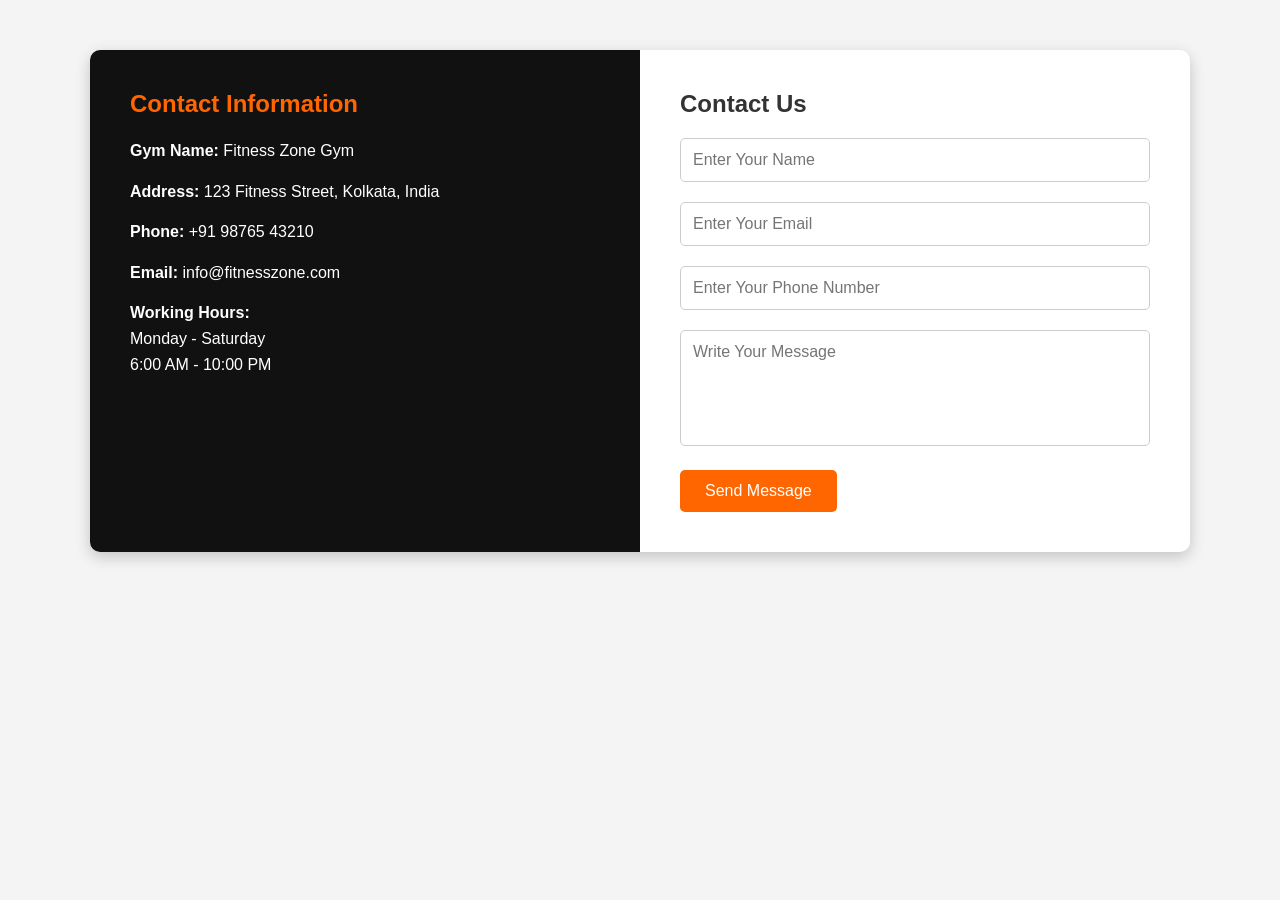
<file: contact gym.html>
<!DOCTYPE html>
<html lang="en">
<head>
<meta charset="UTF-8">
<meta name="viewport" content="width=device-width, initial-scale=1.0">
<title>Contact Us - Gym & Fitness</title>

<style>
    *{
        margin:0;
        padding:0;
        box-sizing:border-box;
        font-family: Arial, sans-serif;
    }

    body{
        background:#f4f4f4;
    }

    .contact-section{
        width:90%;
        max-width:1100px;
        margin:50px auto;
        background:#fff;
        border-radius:10px;
        box-shadow:0 5px 15px rgba(0,0,0,0.2);
        display:flex;
        flex-wrap:wrap;
        overflow:hidden;
    }

    .contact-info{
        flex:1;
        background:#111;
        color:#fff;
        padding:40px;
    }

    .contact-info h2{
        margin-bottom:20px;
        color:#ff6600;
    }

    .contact-info p{
        margin:15px 0;
        line-height:1.6;
    }

    .contact-form{
        flex:1;
        padding:40px;
    }

    .contact-form h2{
        margin-bottom:20px;
        color:#333;
    }

    .input-box{
        margin-bottom:20px;
    }

    .input-box input,
    .input-box textarea{
        width:100%;
        padding:12px;
        border:1px solid #ccc;
        border-radius:5px;
        outline:none;
        font-size:16px;
    }

    .input-box textarea{
        resize:none;
    }

    .btn{
        background:#ff6600;
        color:#fff;
        border:none;
        padding:12px 25px;
        font-size:16px;
        border-radius:5px;
        cursor:pointer;
    }

    .btn:hover{
        background:#e65c00;
    }

    @media(max-width:768px){
        .contact-section{
            flex-direction:column;
        }
    }
</style>
</head>
<body>

<section class="contact-section">

    <!-- Contact Information -->
    <div class="contact-info">
        <h2>Contact Information</h2>
        <p><strong>Gym Name:</strong> Fitness Zone Gym</p>
        <p><strong>Address:</strong> 123 Fitness Street, Kolkata, India</p>
        <p><strong>Phone:</strong> +91 98765 43210</p>
        <p><strong>Email:</strong> info@fitnesszone.com</p>
        <p><strong>Working Hours:</strong><br>
           Monday - Saturday<br>
           6:00 AM - 10:00 PM
        </p>
    </div>

    <!-- Contact Form -->
    <div class="contact-form">
        <h2>Contact Us</h2>

        <form>
            <div class="input-box">
                <input type="text" placeholder="Enter Your Name" required>
            </div>

            <div class="input-box">
                <input type="email" placeholder="Enter Your Email" required>
            </div>

            <div class="input-box">
                <input type="tel" placeholder="Enter Your Phone Number" required>
            </div>

            <div class="input-box">
                <textarea rows="5" placeholder="Write Your Message" required></textarea>
            </div>

            <button type="submit" class="btn">Send Message</button>
        </form>
    </div>

</section>

</body>
</html>
</file>
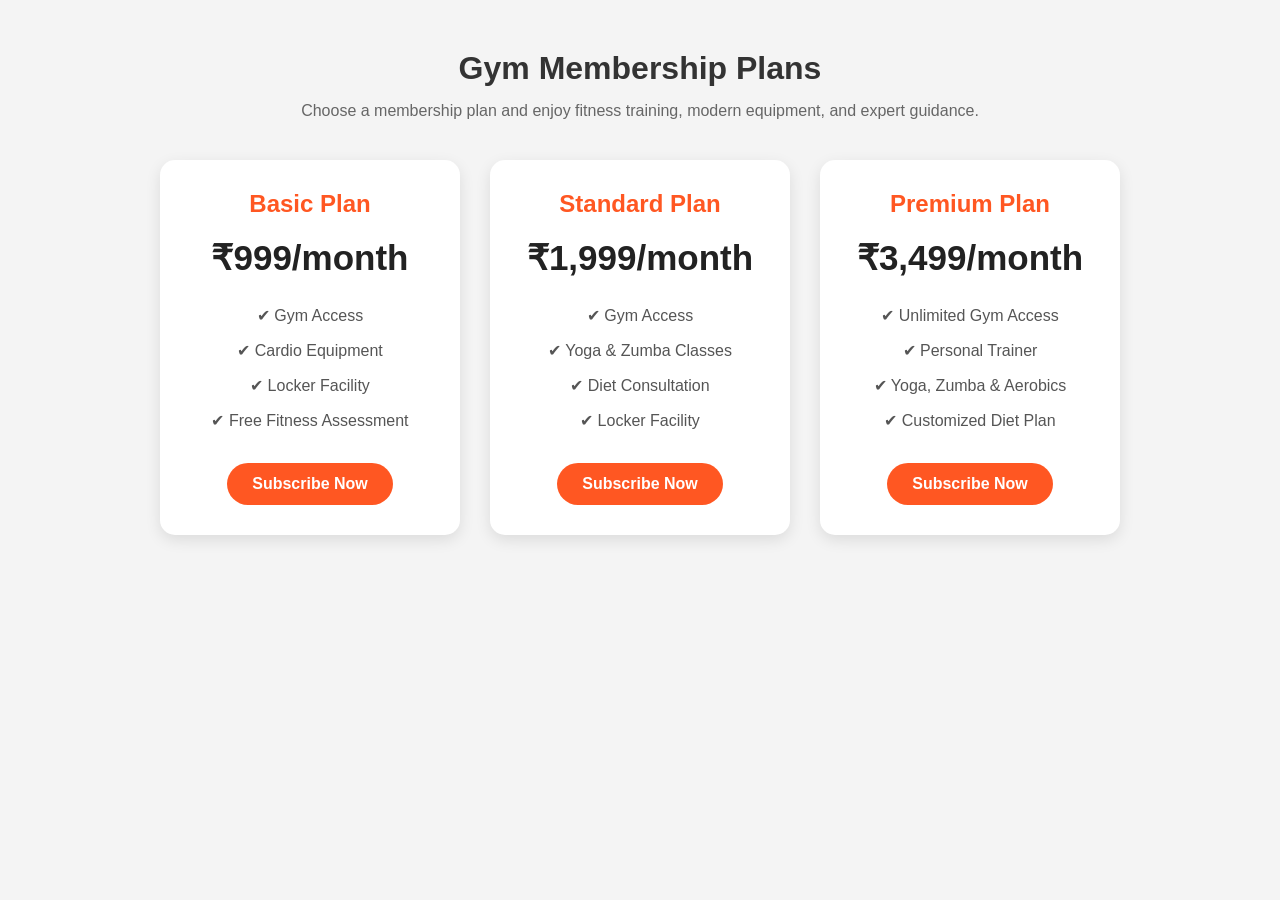
<file: membership.html>
<!DOCTYPE html>
<html lang="en">
<head>
<meta charset="UTF-8">
<meta name="viewport" content="width=device-width, initial-scale=1.0">
<title>Gym Membership Plans</title>

<style>
    *{
        margin:0;
        padding:0;
        box-sizing:border-box;
        font-family: Arial, sans-serif;
    }

    body{
        background:#f4f4f4;
        padding:50px;
    }

    .container{
        max-width:1200px;
        margin:auto;
        text-align:center;
    }

    .container h1{
        margin-bottom:15px;
        color:#333;
    }

    .container p{
        margin-bottom:40px;
        color:#666;
    }

    .plans{
        display:flex;
        justify-content:center;
        flex-wrap:wrap;
        gap:30px;
    }

    .card{
        background:#fff;
        width:300px;
        padding:30px;
        border-radius:15px;
        box-shadow:0 5px 15px rgba(0,0,0,0.1);
        transition:0.3s;
    }

    .card:hover{
        transform:translateY(-10px);
    }

    .card h2{
        color:#ff5722;
        margin-bottom:20px;
    }

    .price{
        font-size:35px;
        font-weight:bold;
        color:#222;
        margin-bottom:20px;
    }

    ul{
        list-style:none;
        margin-bottom:25px;
    }

    ul li{
        padding:8px;
        color:#555;
    }

    .btn{
        display:inline-block;
        padding:12px 25px;
        background:#ff5722;
        color:#fff;
        text-decoration:none;
        border-radius:30px;
        font-weight:bold;
    }

    .btn:hover{
        background:#e64a19;
    }
</style>
</head>
<body>

<div class="container">
    <h1>Gym Membership Plans</h1>
    <p>Choose a membership plan and enjoy fitness training, modern equipment, and expert guidance.</p>

    <div class="plans">

        <!-- Basic Plan -->
        <div class="card">
            <h2>Basic Plan</h2>
            <div class="price">₹999/month</div>

            <ul>
                <li>✔ Gym Access</li>
                <li>✔ Cardio Equipment</li>
                <li>✔ Locker Facility</li>
                <li>✔ Free Fitness Assessment</li>
            </ul>

            <a href="#" class="btn">Subscribe Now</a>
        </div>

        <!-- Standard Plan -->
        <div class="card">
            <h2>Standard Plan</h2>
            <div class="price">₹1,999/month</div>

            <ul>
                <li>✔ Gym Access</li>
                <li>✔ Yoga & Zumba Classes</li>
                <li>✔ Diet Consultation</li>
                <li>✔ Locker Facility</li>
            </ul>

            <a href="#" class="btn">Subscribe Now</a>
        </div>

        <!-- Premium Plan -->
        <div class="card">
            <h2>Premium Plan</h2>
            <div class="price">₹3,499/month</div>

            <ul>
                <li>✔ Unlimited Gym Access</li>
                <li>✔ Personal Trainer</li>
                <li>✔ Yoga, Zumba & Aerobics</li>
                <li>✔ Customized Diet Plan</li>
            </ul>

            <a href="#" class="btn">Subscribe Now</a>
        </div>

    </div>
</div>

</body>
</htm
</file>
